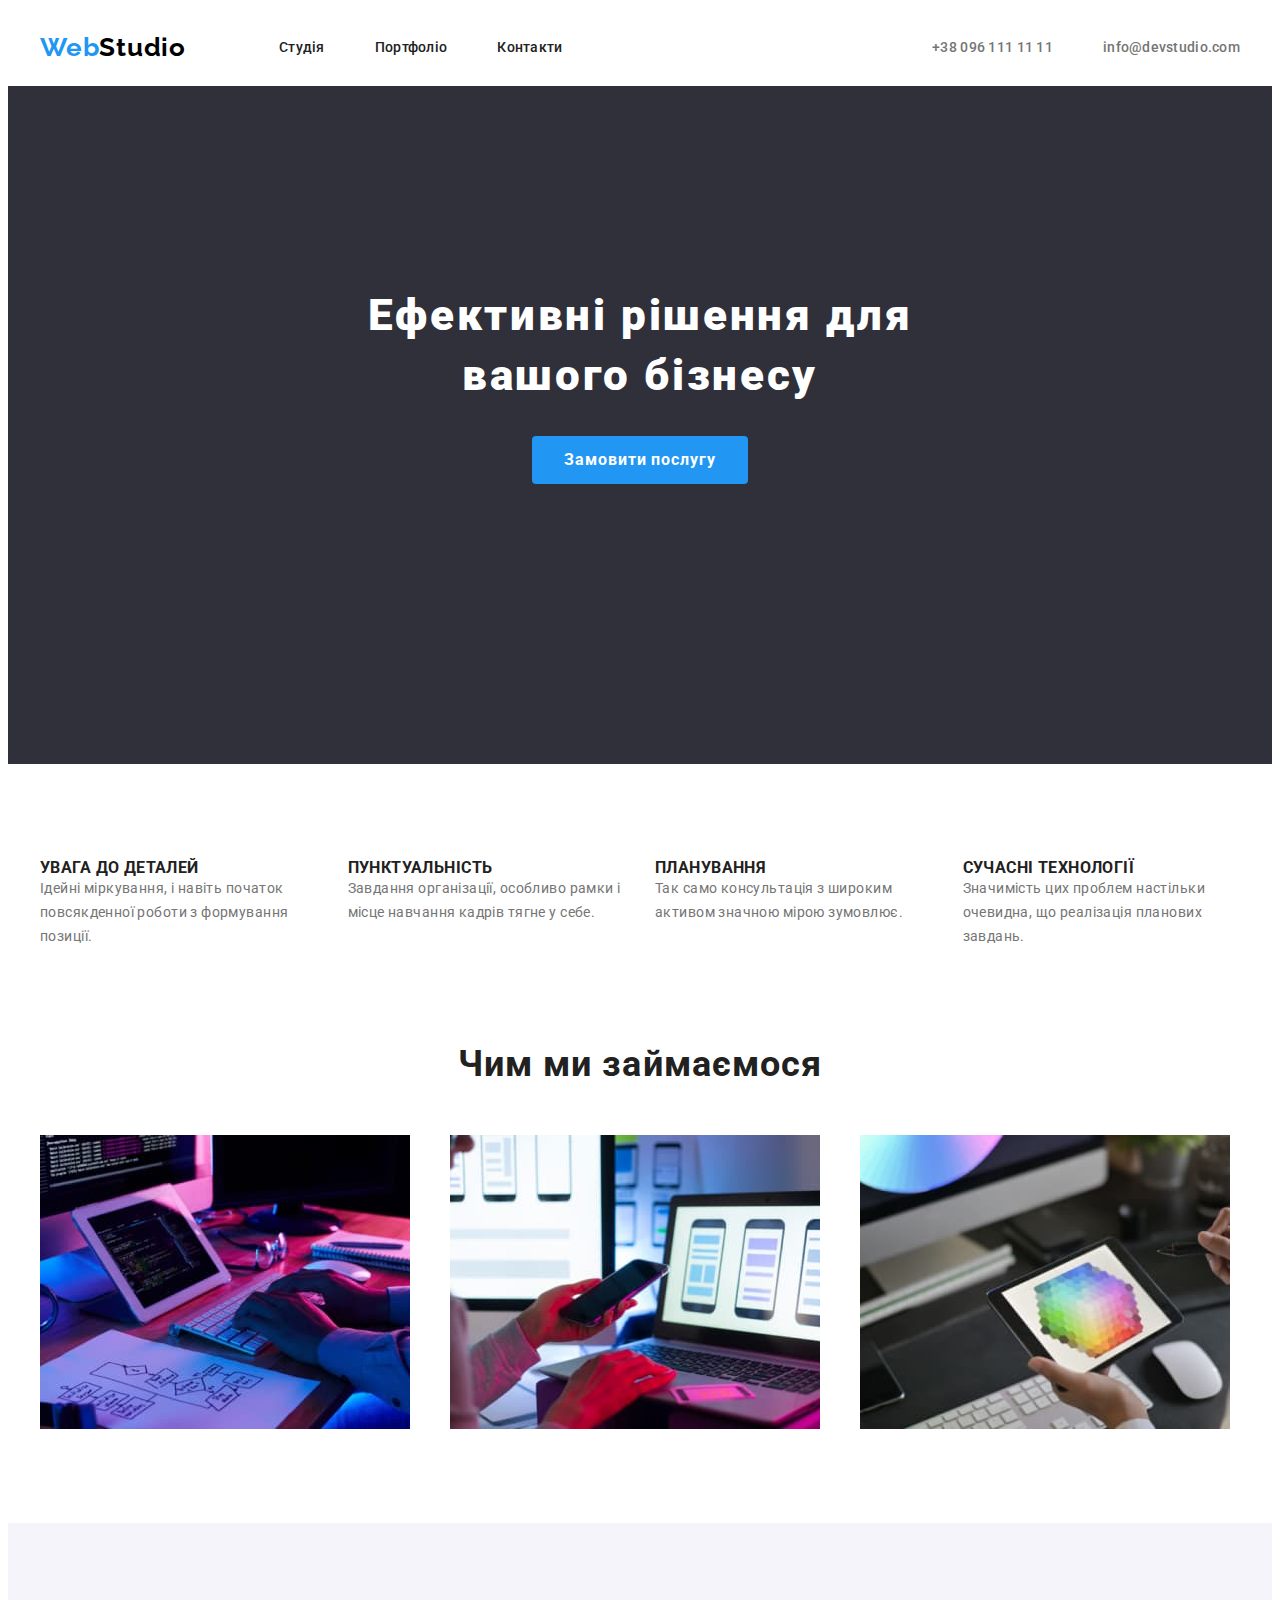
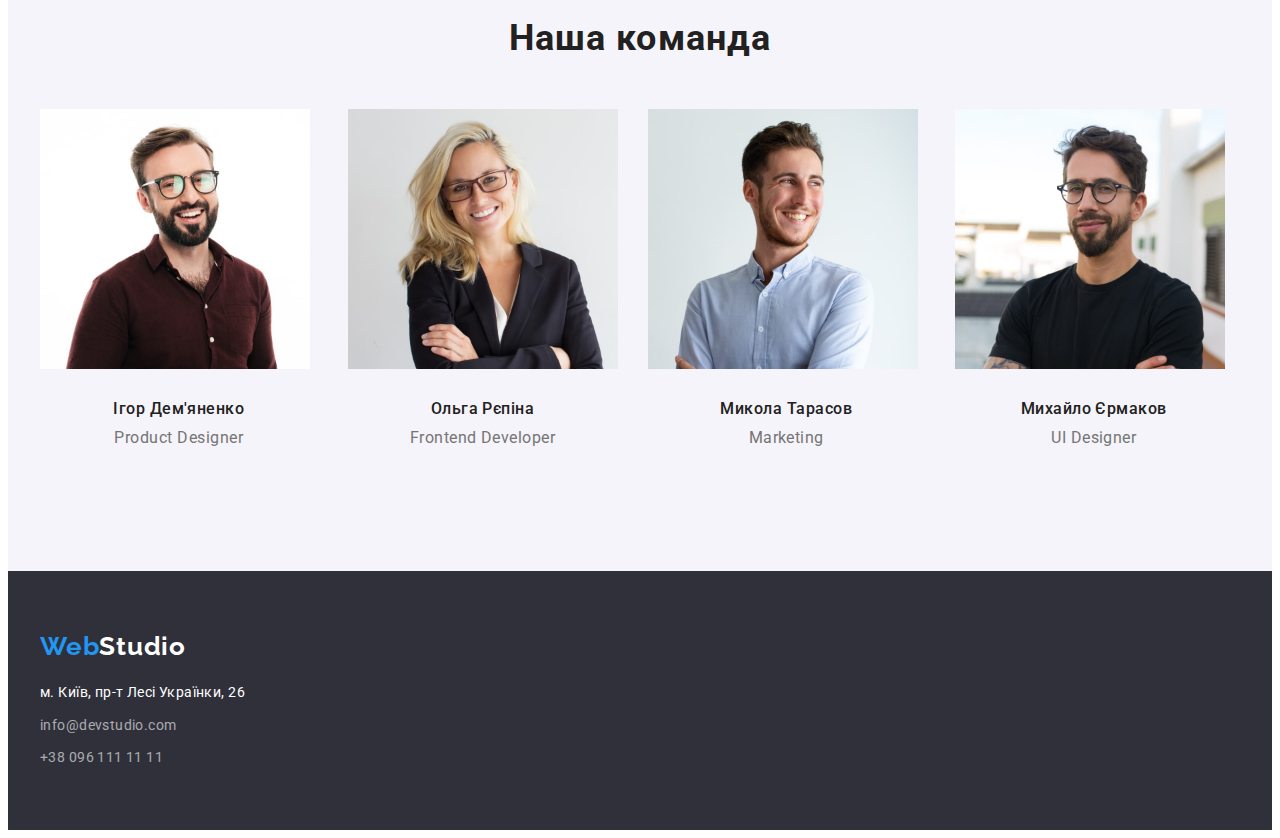
<file: index.html>
<!DOCTYPE html>
<html lang="uk">
<head>
    <meta charset="UTF-8">
    <meta name="viewport" content="width=device-width, initial-scale=1.0">
    <title>Web Studio</title>
<link rel="preconnect" href="https://fonts.googleapis.com">
<link rel="preconnect" href="https://fonts.gstatic.com" crossorigin>
<link
    href="https://fonts.googleapis.com/css2?family=Raleway:ital,wght@0,500;1,500&family=Roboto:wght@400;500;700&display=swap"
    rel="stylesheet">

<link rel="stylesheet" href="https://cdnjs.cloudflare.com/ajax/libs/modern-normalize/2.0.0/modern-normalize.min.css"
    integrity="sha512-4xo8blKMVCiXpTaLzQSLSw3KFOVPWhm/TRtuPVc4WG6kUgjH6J03IBuG7JZPkcWMxJ5huwaBpOpnwYElP/m6wg=="
    crossorigin="anonymous" referrerpolicy="no-referrer" />

    <link rel="stylesheet" href="./css/styles.css">
</head>

<body>

    <!-- Header -->
    <header class="header container">
        <!-- <div class="container"> -->
    <nav class="header-nav">
        <a href="./index.html" lang="en" class="logo link"> <span class="logo-accent">Web</span>Studio </a>

        <ul class="header-list list">
            <li class="header-item"><a class="header-link link" href="">Студія</a></li>
            <li class="header-item"><a class="header-link link" href="./portfolio.html">Портфоліо</a></li>
            <li class="header-item"><a class="header-link link" href="">Контакти</a></li>
        </ul>
    </nav>

    <ul class="header-address list">
        <li class="header-address-item"><a class="header-address-link link" href="tel:+380961111111">+38 096 111 11
                11</a></li>
        <li class="header-address-item"><a class="header-address-link link"
                href="info@devstudio.com">info@devstudio.com</a></li>
    </ul>
    <!-- </div> -->
</header>

    <main>

<!-- Герой -->
<section class="hero">
<div class="container">
    <h1 class="hero-title">Ефективні рішення для вашого бізнесу</h1>
    <button type="button" class="hero-button">Замовити послугу</button>
</div>
</section>

<!-- Секція переваги компанії -->
<section class="benefits">
<div class="container">
    <h2 class="visually-hidden">Переваги компанії</h2>
    <ul class="benefits-list list">
        <li class="benefits-item">
            <h3 class="benefits-text-title">УВАГА ДО ДЕТАЛЕЙ</h3>
            <p class="benefits-text">Ідейні міркування, і навіть початок повсякденної роботи з формування позиції.</p>
        </li>
        <li class="benefits-item">
            <h3 class="benefits-text-title">ПУНКТУАЛЬНІСТЬ</h3>
            <p class="benefits-text">Завдання організації, особливо рамки і місце навчання кадрів тягне у себе.</p>
        </li>
        <li class="benefits-item">
            <h3 class="benefits-text-title">ПЛАНУВАННЯ</h3>
            <p class="benefits-text">Так само консультація з широким активом значною мірою зумовлює.</p>
        </li>
        <li class="benefits-item">
            <h3 class="benefits-text-title">СУЧАСНІ ТЕХНОЛОГІЇ</h3>
            <p class="benefits-text">Значимість цих проблем настільки очевидна, що реалізація планових завдань.</p>
        </li>
    </ul>
</div>
</section>

<!-- Чим ми займаємося -->
<section class="products">

<div class="container">
    <h2 class="products-title title">Чим ми займаємося</h2>
    <ul class="products-list list">
        <li class="products-item"><img class="products-image" src="./images/img.jpg" alt="Десктопні додатки" width="370">
        </li>
        <li class="products-item"><img class="products-image" src="./images/img-1.jpg" alt="Мобільні додатки" width="370">
        </li>
        <li class="products-item"><img class="products-image" src="./images/img-2.jpg" alt="Дизайнерські рішення"
                width="370"></li>
    </ul>
</div>

</section>

<!-- Наша команда -->
<section class="team">
<div class="container">
    <h2 class="team-title title">Наша команда</h2>
    <ul class="team-list list">
    
        <li class="team-card">
            <a href="" class="link">
                <img src="./images/img-3.jpg" alt="Ігор Дем'яненко" width="270" class="team-img">
                <h3 class="team-card-title">Ігор Дем'яненко</h3>
                <p lang="en" class="team-card-text">Product Designer</p>
            </a>
        </li class="team-card">
        <li>
            <a href="" class="link">
                <img src="./images/img-4.jpg" alt="Ольга Рєпіна" width="270" class="team-img">
                <h3 class="team-card-title">Ольга Рєпіна</h3>
                <p lang="en" class="team-card-text">Frontend Developer</p>
            </a>
        </li>
        <li class="team-card">
            <a href="" class="link">
                <img src="./images/img-5.jpg" alt="Микола Тарасов" width="270" class="team-img">
                <h3 class="team-card-title">Микола Тарасов</h3>
                <p lang="en" class="team-card-text">Marketing</p>
            </a>
        </li>
        <li class="team-card">
            <a href="" class="link">
                <img src="./images/img-6.jpg" alt="Михайло Єрмаков" width="270" class="team-img">
                <h3 class="team-card-title">Михайло Єрмаков</h3>
                <p lang="en" class="team-card-text">UI Designer</p>
            </a>
        </li>
    </ul>
</div>

</section>

</main>

<!-- Footer -->
    <footer class="footer">
<div class="container">
    <a href="./index.html" lang="en" class="footer-logo link"> <span class="logo-accent">Web</span>Studio </a>
    <address class="address">
        <ul class="address-list list">
            <li class="address-item"><a class="address-location link" href="">м. Київ, пр-т Лесі Українки, 26</a></li>
            <li class="address-item"><a class="address-link link" href="">info@devstudio.com</a></li>
            <li class="address-item"><a class="address-link link" href="tel:+380961111111">+38 096 111 11 11</a></li>
        </ul>
    </address>
</div>
    </footer>

</body>
</html>
</file>
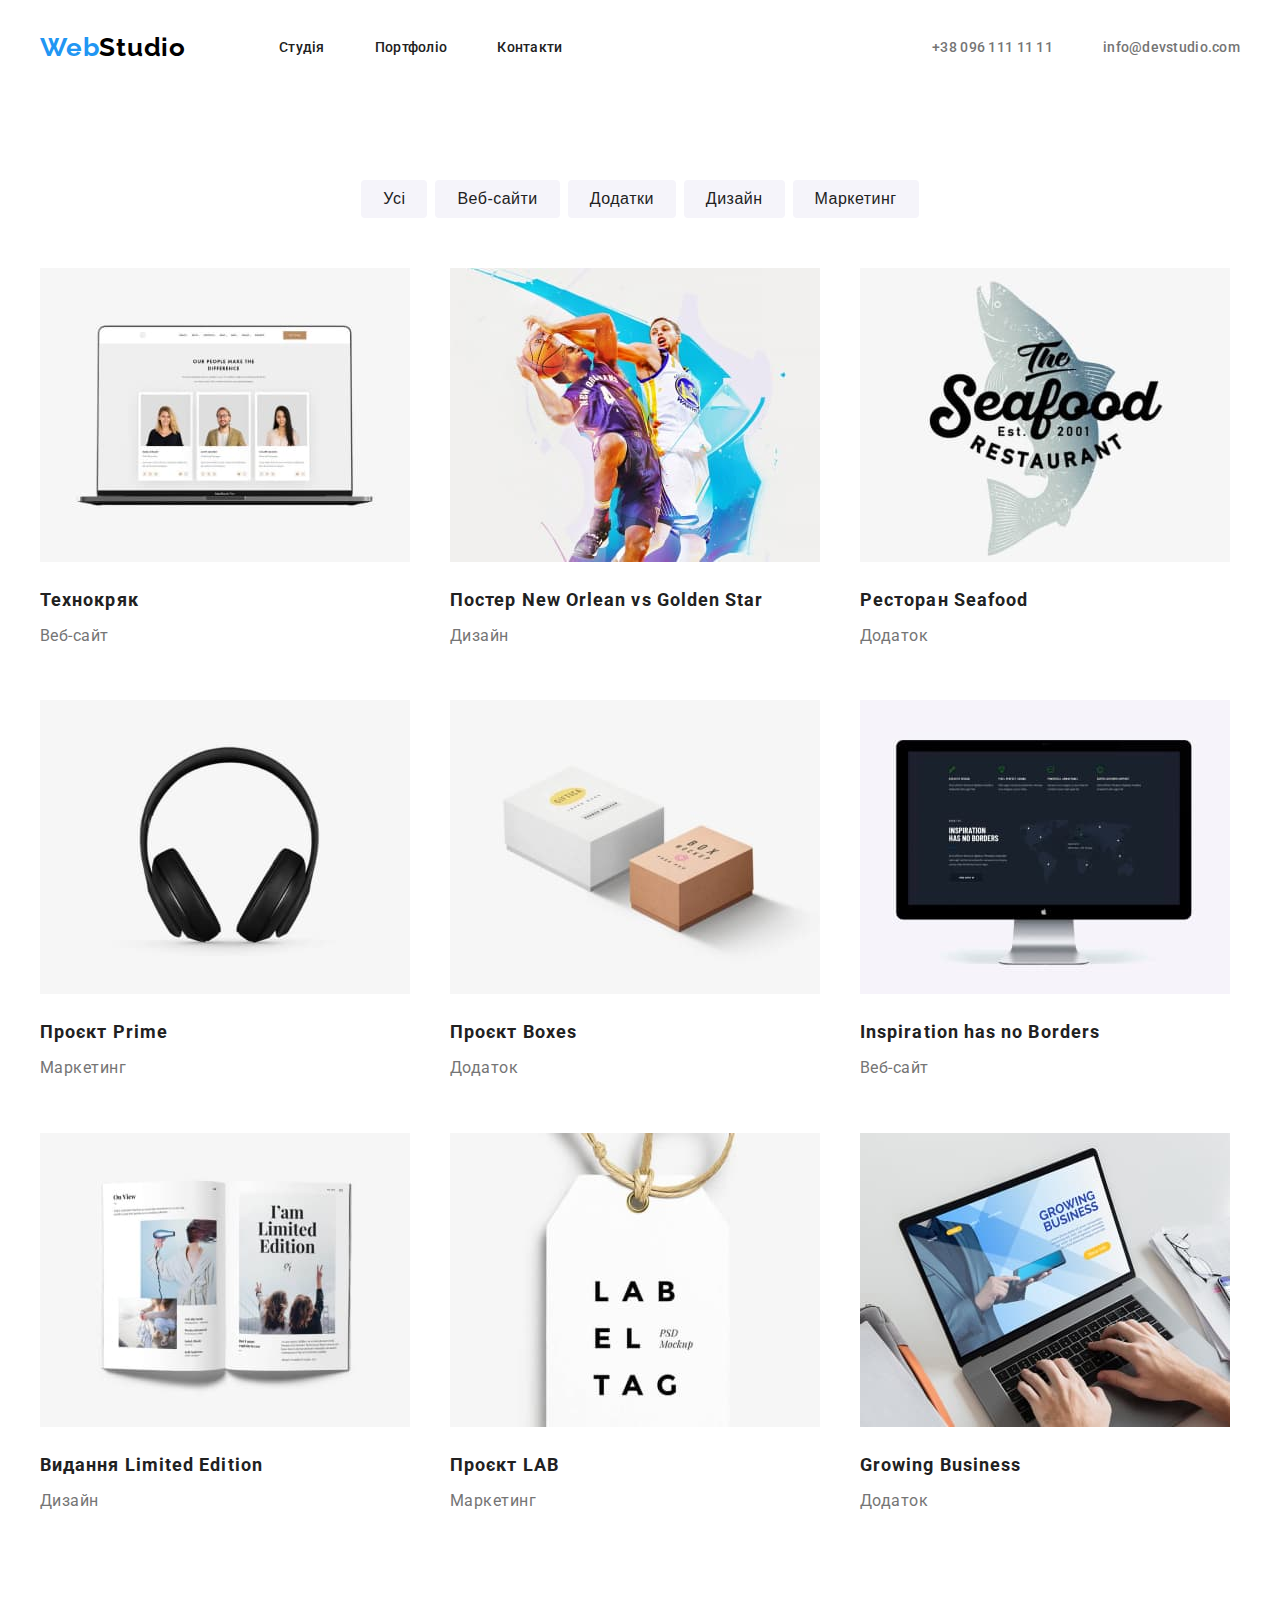
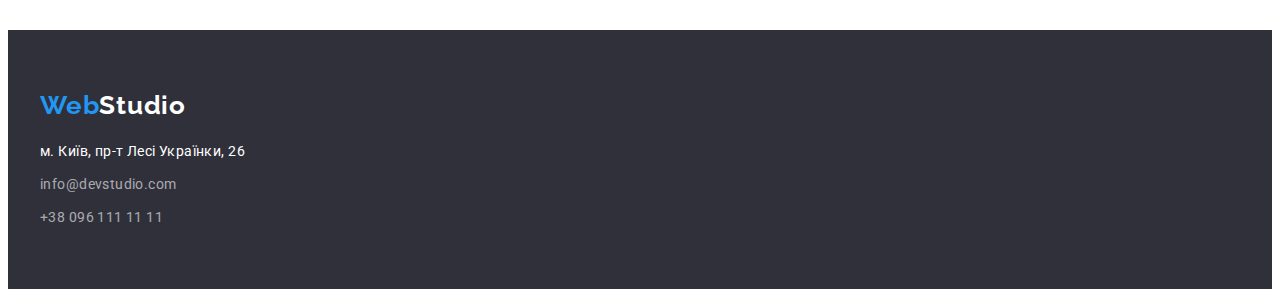
<file: portfolio.html>
<!DOCTYPE html>
<html lang="uk">

<head>
    <meta charset="UTF-8">
    <meta name="viewport" content="width=device-width, initial-scale=1.0">
    <title>Web Studio</title>
    <link rel="preconnect" href="https://fonts.googleapis.com">
    <link rel="preconnect" href="https://fonts.gstatic.com" crossorigin>
    <link
        href="https://fonts.googleapis.com/css2?family=Raleway:ital,wght@0,500;1,500&family=Roboto:wght@400;500;700&display=swap"
        rel="stylesheet">

    <link rel="stylesheet" href="https://cdnjs.cloudflare.com/ajax/libs/modern-normalize/2.0.0/modern-normalize.min.css"
        integrity="sha512-4xo8blKMVCiXpTaLzQSLSw3KFOVPWhm/TRtuPVc4WG6kUgjH6J03IBuG7JZPkcWMxJ5huwaBpOpnwYElP/m6wg=="
        crossorigin="anonymous" referrerpolicy="no-referrer" />

    <link rel="stylesheet" href="./css/styles.css">
</head>

<body>
<!-- Header -->
    <header class="header container">
        <!-- <div class="container"> -->
        <nav class="header-nav">
            <a href="./index.html" lang="en" class="logo link"> <span class="logo-accent">Web</span>Studio </a>
    
            <ul class="header-list list">
                <li class="header-item"><a class="header-link link" href="">Студія</a></li>
                <li class="header-item"><a class="header-link link" href="./portfolio.html">Портфоліо</a></li>
                <li class="header-item"><a class="header-link link" href="">Контакти</a></li>
            </ul>
        </nav>
    
        <ul class="header-address list">
            <li class="header-address-item"><a class="header-address-link link" href="tel:+380961111111">+38 096 111 11
                    11</a></li>
            <li class="header-address-item"><a class="header-address-link link"
                    href="info@devstudio.com">info@devstudio.com</a></li>
        </ul>
        <!-- </div> -->
    </header>

    <main>

        <!-- Портфоліо -->
        <section class="portfolio">
<div class="container">
            <h1 class="visually-hidden">Портфоліо</h1>
            <!-- фільтр сторінки -->
            <ul class="portfolio-filter-list list">
                <li class="portfolio-filter-item"> <button class="portfolio-button" type="button">Усі</button></li>
                <li class="portfolio-filter-item"> <button class="portfolio-button" type="button">Веб-сайти</button></li>
                <li class="portfolio-filter-item"> <button class="portfolio-button" type="button">Додатки</button></li>
                <li class="portfolio-filter-item"> <button class="portfolio-button" type="button">Дизайн</button></li>
                <li class="portfolio-filter-item"> <button class="portfolio-button" type="button">Маркетинг</button></li>
            </ul>
            <!-- роботи -->
            <ul class="portfolio-list list">
                <li class="portfolio-card">
                    <a href="" class="link">
                        <img src="./images/img-7.jpg" alt="Робота 1" width="370" height="294" class="portfolio-img">
                        <h3 class="portfolio-card-title">Технокряк</h3>
                        <p class="portfolio-card-text">Веб-сайт</p>
                    </a>
                </li>
                <li class="portfolio-card">
                    <a href="" class="link">
                        <img src="./images/img-8.jpg" alt="Робота 2" width="370" height="294" class="portfolio-img">
                        <h3 class="portfolio-card-title">Постер New Orlean vs Golden Star</h3>
                    </a>
                    <p class="portfolio-card-text">Дизайн</p>
                </li>
                <li class="portfolio-card">
                    <a href="" class="link">
                        <img src="./images/img-9.jpg" alt="Робота 3" width="370" height="294" class="portfolio-img">
                        <h3 class="portfolio-card-title">Ресторан Seafood</h3>
                        <p class="portfolio-card-text">Додаток</p>
                    </a>
                </li>
                <li class="portfolio-card">
                    <a href="" class="link">
                        <img src="./images/img-10.jpg" alt="Робота 4" width="370" height="294" class="portfolio-img">
                        <h3 class="portfolio-card-title">Проєкт Prime</h3>
                        <p class="portfolio-card-text">Маркетинг</p>
                    </a>
                </li>
                <li class="portfolio-card">
                    <a href="" class="link">
                        <img src="./images/img-11.jpg" alt="Робота 5" width="370" height="294" class="portfolio-img">
                        <h3 class="portfolio-card-title">Проєкт Boxes</h3>
                        <p class="portfolio-card-text">Додаток</p>
                    </a>
                </li>
                <li class="portfolio-card">
                    <a href="" class="link">
                        <img src="./images/img-12.jpg" alt="Робота 6" width="370" height="294" class="portfolio-img">
                        <h3 class="portfolio-card-title">Inspiration has no Borders</h3>
                        <p class="portfolio-card-text">Веб-сайт</p>
                    </a>
                </li>
                <li class="portfolio-card">
                    <a href="" class="link">
                        <img src="./images/img-13.jpg" alt="Робота 7" width="370" height="294" class="portfolio-img">
                        <h3 class="portfolio-card-title">Видання Limited Edition</h3>
                        <p class="portfolio-card-text">Дизайн</p>
                    </a>
                </li>
                <li class="portfolio-card">
                    <a href="" class="link">
                        <img src="./images/img-14.jpg" alt="Робота 8" width="370" height="294" class="portfolio-img">
                        <h3 class="portfolio-card-title">Проєкт LAB</h3>
                        <p class="portfolio-card-text">Маркетинг</p>
                    </a>
                </li>
                <li class="portfolio-card">
                    <a href="" class="link">
                        <img src="./images/img-15.jpg" alt="Робота 9" width="370" height="294" class="portfolio-img">
                        <h3 class="portfolio-card-title">Growing Business</h3>
                        <p class="portfolio-card-text">Додаток</p>
                    </a>
                </li>
            </ul>
</div>
</section>
    </main>

    <!-- Footer -->
    <footer class="footer">
        <div class="container">
            <a href="./index.html" lang="en" class="footer-logo link"> <span class="logo-accent">Web</span>Studio </a>
            <address class="address">
                <ul class="address-list list">
                    <li class="address-item"><a class="address-location link" href="">м. Київ, пр-т Лесі Українки, 26</a>
                    </li>
                    <li class="address-item"><a class="address-link link" href="">info@devstudio.com</a></li>
                    <li class="address-item"><a class="address-link link" href="tel:+380961111111">+38 096 111 11 11</a>
                    </li>
                </ul>
            </address>
        </div>
    </footer>
</body>
</file>
<file: css/styles.css>
/* основной цвет текста #212121  */
/* второй цвет текста #757575 */
/* акцентный цвет #2196F3 */
/* белый цвет #FFFFFF */
/* черный цвет #000000 */
/* белый цвет с прозрачностью rgba (255, 255, 255, .60) */
/* вторичный цвет фона #F5F4FA */
:root {
    --primery-text-color: #212121;
    --text-color: #757575;
    --accent-color: #2196F3;
    --white-color: #FFFFFF;
    --white-alfa: rgba(255, 255, 255, 0.60);
    --black-color: #000000;
    --button-filter-color: #F5F4FA;
    --bgcolor: #2F303A


}

body {
font-family: "Roboto", sans-serif;
font-size: 14px;
color: var(--primery-text-color);

background: var(--white-color);
}

.title {
    color: var(--primery-text-color);
    font-size: 36px;
    font-weight: 700;
    letter-spacing: 1.08px;

    text-align: center;
}

.list {
    list-style: none;
}

.link {
    text-decoration: none
}

p, h1, h2, h3 {
    margin: 0;
    padding: 0;
}

ul {
    margin: 0;
    padding: 0;
}

img {
    display: block;
}

.container {
    width: 1200px;
    padding-right: 15px;
    padding-left: 15px;
    margin: 0 auto;
    
}

.visually-hidden {
    position: absolute;
    width: 1px;
    height: 1px;
    margin: -1px;
    border: 0;
    padding: 0;

    white-space: nowrap;
    clip-path: inset(100%);
    clip: rect(0 0 0 0);
    overflow: hidden;
}

/* Header */

.header {
    padding-top: 24px;
    padding-bottom: 24px;
    display: flex;
    align-items: center;

}

.logo {
    font-size: 26px; 
    font-family: Raleway, sans-serif; 
    font-weight: 700; 
    letter-spacing: 0.78px; 
    color: var(--black-color);
    margin-right: 93px;
}
.logo-accent {
    color: var(--accent-color);
}

.header-nav {
    display: flex;
}

.header-link:hover,
.header-link:focus,
.header-address-link:hover,
.header-address-link:focus {
    color: var(--accent-color);
}

.header-list {
    display: flex;
    align-items: center;
    gap: 50px;

    font-weight: 500;
    letter-spacing: 0.28px
}

.header-link {
    padding-top: 32px;
    padding-bottom: 32px;

    color: var(--primery-text-color);
}



.header-address {
    display: flex;
    gap: 50px;
    margin-left: auto;
}

.header-address-link {
color: var(--text-color);
font-size: 14px; 
font-weight: 500; 
letter-spacing: 0.28px;

padding-top: 32px;
padding-bottom: 32px;


}


 /* Hero bg for watching */

 .hero {
    background: var(--bgcolor);
    padding-top: 200px;
    padding-bottom: 280px;
    margin-bottom: 94px;
    
 }

.hero-title {
    color: var(--white-color);
    max-width: 696px;
    font-size: 44px;
    font-weight: 900;
    line-height: 1.36;
    letter-spacing: 2.64px;
    margin-bottom: 30px;
    margin-left: auto;
    margin-right: auto;
    text-align: center;
}

.hero-button {
    background-color: var(--accent-color);
    color: var(--white-color); 


    font-family: "Roboto", sans-serif;
    font-size: 16px;
    font-weight: 700; 
    line-height: 1.8; 
    letter-spacing: 0.96px;


    display: block;
    margin: 0 auto;
    padding: 10px 32px;
    min-width: 216px;
    border: none;
    border-radius: 4px
    
}
/* Benefits */

.benefits {
    margin-bottom: 94px;
}

.container >.benefits-list {
    display: flex;
    gap: 30px;
}

.benefits-item {
    width: calc((100% - 90px) / 4);
}

.benefits-text-title {
    font-weight: 700;
    letter-spacing: 0.42px;
}

.benefits-text {
    color: var(--text-color); 
    line-height: 1.7; 
    letter-spacing: 0.42px;
}
/* Products */

.products {
    margin-bottom: 94px;
}

.products-title {
    margin-bottom: 50px;
}

.products-list {
    display: flex;
    gap: 30px;
}

.products-item {
    width: calc((100% - 60px) / 3);
}

/* Team */

.team {
    background-color: var(--button-filter-color);

    padding-top: 94px;
    padding-bottom: 94px;
}

.team-title {

    margin-bottom: 50px;
}

.team-list {
    display: flex;
    gap: 30px;
}

.team-card {
    width: calc((100% - 90px) / 4);
}

.team-img {
    margin-bottom: 30px;
}

.team-card-title {
    color: var(--primery-text-color); 
    font-size: 16px; 
    font-weight: 500; 
    letter-spacing: 0.48px;
    text-align: center;

    margin-bottom: 10px;
}
.team-card-text {
    color: var(--text-color); 
    font-size: 16px;
    letter-spacing: 0.48px;
    text-align: center;

    margin-bottom: 30px;
}

/* Footer */

.footer {
    background: var(--bgcolor);

    padding-top: 60px;
    padding-bottom: 60px;
}

.footer-logo {
    color: var(--white-color);
    font-family: Raleway;
    font-size: 26px;
    font-weight: 700;
    letter-spacing: 0.78px;

    display: block;
    margin-bottom: 20px;
}

.address {
    font-style: normal;
}

.address-location {
    color: var(--white-color); 
    line-height: 1.7; 
    letter-spacing: 0.42px;

}

.address-item:nth-child(-n+2) {
    margin-bottom: 9px;
}

.address-link {
    color: var(--white-alfa); 
    line-height: 1.7; 
    letter-spacing: 0.42px;
}


/* PORTFOLIO */

.portfolio {
    padding-bottom: 94px;
    padding-top: 94px;
}

.portfolio-filter-list {
    display: flex;
    justify-content: center;
    gap: 8px;

    margin-bottom: 50px;

}

.portfolio-button {
    background: var(--button-filter-color);

    color: var(--primery-text-color);
    font-size: 16px;
    font-weight: 500;
    line-height: 1.6;
    letter-spacing: 0.48px;

padding: 6px 22px;

    border: none;
    border-radius: 4px
}

.portfolio-button:hover,
.portfolio-button:focus {
    background-color: var(--accent-color);
    color: var(--white-color);
}

.portfolio-list {
    display: flex;
    flex-wrap: wrap;

    gap: 30px;
}

.portfolio-card {
    width: calc((100% - 60px) / 3);
}

.portfolio-img {
    margin-bottom: 20px;
}

.portfolio-card-title {
    color: var(--primery-text-color);
    
    font-size: 18px;
    font-weight: 700;
    line-height: 2;
    letter-spacing: 1.08px;

    margin-bottom: 4px;
}

.portfolio-card-text {
   color: var(--text-color); 
   font-size: 16px;
   line-height: 1.8; 
   letter-spacing: 0.48px;

   margin-bottom: 20px;
}
</file>
